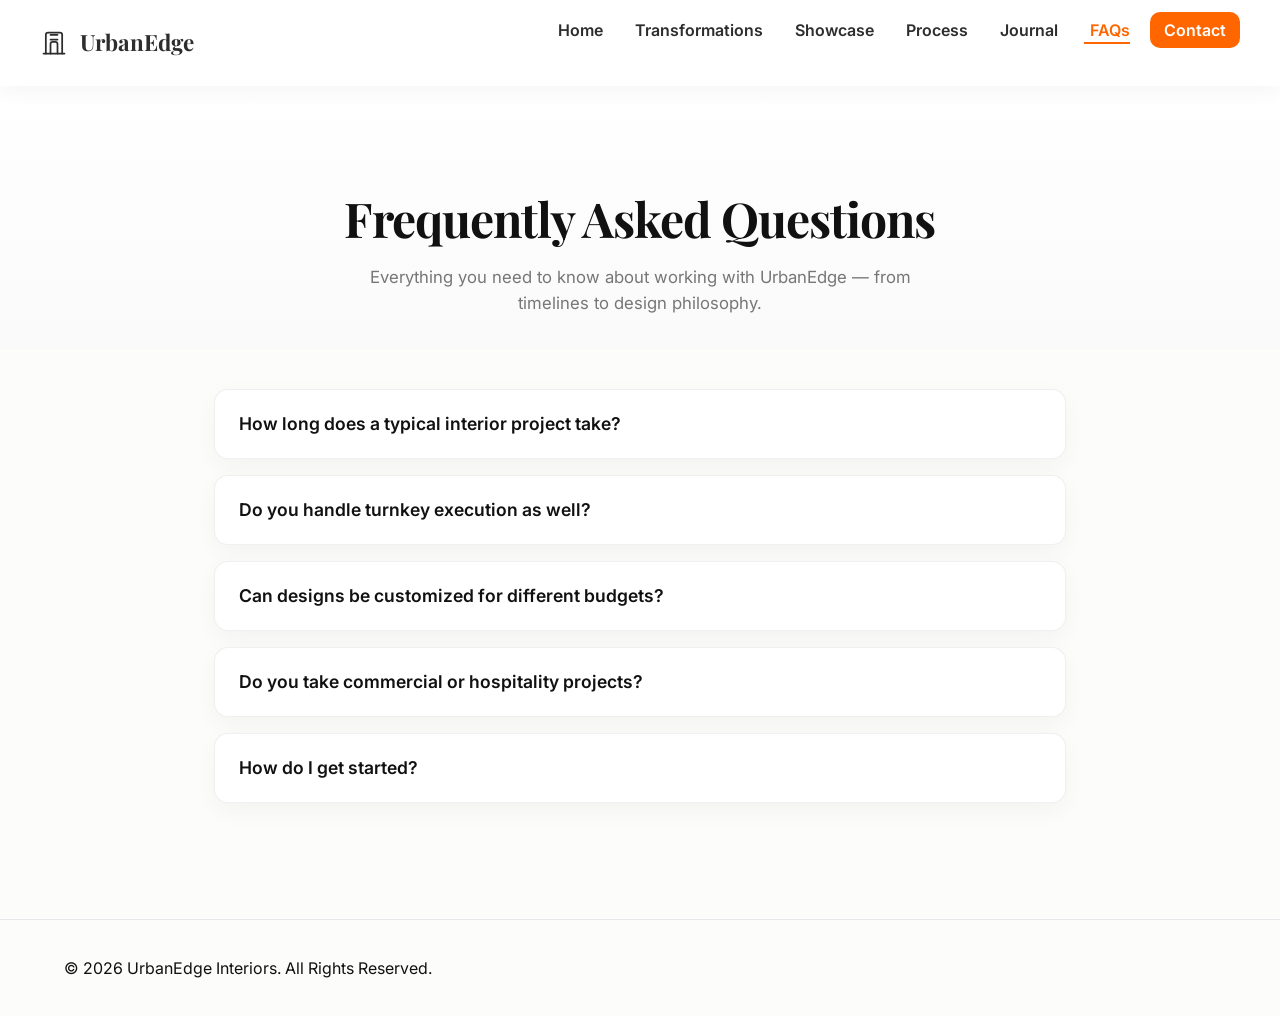
<file: faqs.html>
<!doctype html>
<html lang="en">
<head>
  <meta charset="utf-8" />
  <meta name="viewport" content="width=device-width,initial-scale=1" />
  <title>FAQs — UrbanEdge Interiors</title>

  <link rel="stylesheet" href="css/style.css" />
  <link rel="stylesheet" href="css/faqs.css" />

  <link href="https://fonts.googleapis.com/css2?family=Inter:wght@300;400;600;700&family=Playfair+Display:wght@600;700&display=swap" rel="stylesheet">
  <link rel="stylesheet" href="https://cdnjs.cloudflare.com/ajax/libs/font-awesome/6.5.0/css/all.min.css" />

  <meta name="description" content="Common questions about UrbanEdge Interiors design process, timelines, and services." />
</head>
<body>
  <!-- Header (global) -->
  <header class="site-header">
    <div class="container nav-inner">
      <a class="brand" href="index.html" aria-label="UrbanEdge home">
        <svg class="logo-svg" viewBox="0 0 24 24" fill="none" xmlns="http://www.w3.org/2000/svg" aria-hidden="true">
          <path d="M3 21h18" stroke="currentColor" stroke-width="1.5" stroke-linecap="round" stroke-linejoin="round"/>
          <path d="M5 21V5a2 2 0 0 1 2-2h10a2 2 0 0 1 2 2v16" stroke="currentColor" stroke-width="1.5" stroke-linecap="round" stroke-linejoin="round"/>
          <path d="M9 21v-8a2 2 0 0 1 2-2h2a2 2 0 0 1 2 2v8" stroke="currentColor" stroke-width="1.5" stroke-linecap="round" stroke-linejoin="round"/>
          <path d="M9 9h6" stroke="currentColor" stroke-width="1.5" stroke-linecap="round" stroke-linejoin="round"/>
          <path d="M9 5h6" stroke="currentColor" stroke-width="1.5" stroke-linecap="round" stroke-linejoin="round"/>
        </svg>
        <span class="brand-text">UrbanEdge</span>
      </a>

      <nav class="nav" aria-label="Primary navigation">
        <ul class="nav-list">
          <li><a href="index.html" class="nav-link">Home</a></li>
          <li><a href="transformation.html" class="nav-link">Transformations</a></li>
          <li><a href="showcase.html" class="nav-link">Showcase</a></li>
          <li><a href="process.html" class="nav-link">Process</a></li>
          <li><a href="journal.html" class="nav-link">Journal</a></li>
          <li><a href="faqs.html" class="nav-link active">FAQs</a></li>
          <li><a href="contact.html" class="nav-link cta">Contact</a></li>
        </ul>
      </nav>
    </div>
  </header>

  <!-- HERO -->
  <section class="faq-hero">
    <div class="container">
      <h1>Frequently Asked Questions</h1>
      <p>Everything you need to know about working with UrbanEdge — from timelines to design philosophy.</p>
    </div>
  </section>

  <!-- FAQ LIST -->
  <main class="faq-list container" id="faq-list" aria-live="polite">

    <article class="faq-item" data-id="faq-001">
      <button class="faq-question" aria-expanded="false">
        <span>How long does a typical interior project take?</span>
        <i class="fa-solid fa-chevron-down"></i>
      </button>
      <div class="faq-answer">
        <p>On average, residential projects take 10–16 weeks depending on the scope, materials, and customization. 
        Each UrbanEdge design is planned meticulously to maintain both speed and craftsmanship.</p>
      </div>
    </article>

    <article class="faq-item" data-id="faq-002">
      <button class="faq-question" aria-expanded="false">
        <span>Do you handle turnkey execution as well?</span>
        <i class="fa-solid fa-chevron-down"></i>
      </button>
      <div class="faq-answer">
        <p>Yes — from concept to handover. Our team manages design, fabrication, site coordination, and final styling to ensure a seamless delivery.</p>
      </div>
    </article>

    <article class="faq-item" data-id="faq-003">
      <button class="faq-question" aria-expanded="false">
        <span>Can designs be customized for different budgets?</span>
        <i class="fa-solid fa-chevron-down"></i>
      </button>
      <div class="faq-answer">
        <p>Absolutely. We offer tiered design solutions — Essentials, Premium, and Signature — so you can choose the scale and finish that fit your investment comfort.</p>
      </div>
    </article>

    <article class="faq-item" data-id="faq-004">
      <button class="faq-question" aria-expanded="false">
        <span>Do you take commercial or hospitality projects?</span>
        <i class="fa-solid fa-chevron-down"></i>
      </button>
      <div class="faq-answer">
        <p>Yes — UrbanEdge has dedicated teams for retail, office, and boutique hospitality interiors where brand storytelling is key.</p>
      </div>
    </article>

    <article class="faq-item" data-id="faq-005">
      <button class="faq-question" aria-expanded="false">
        <span>How do I get started?</span>
        <i class="fa-solid fa-chevron-down"></i>
      </button>
      <div class="faq-answer">
        <p>Click <a href="contact.html" class="link-orange">here</a> to book your consultation. We’ll begin with discovery discussions and site analysis before presenting initial concepts.</p>
      </div>
    </article>

  </main>

  <!-- Footer -->
  <footer class="site-footer glass-footer">
    <div class="footer-inner container">
      <p>© <span id="yr-full"></span> UrbanEdge Interiors. All Rights Reserved.</p>
    </div>
  </footer>

  <!-- Scripts -->
  <script src="js/main.js" defer></script>
  <script src="js/faqs.js" defer></script>
</body>
</html>
</file>
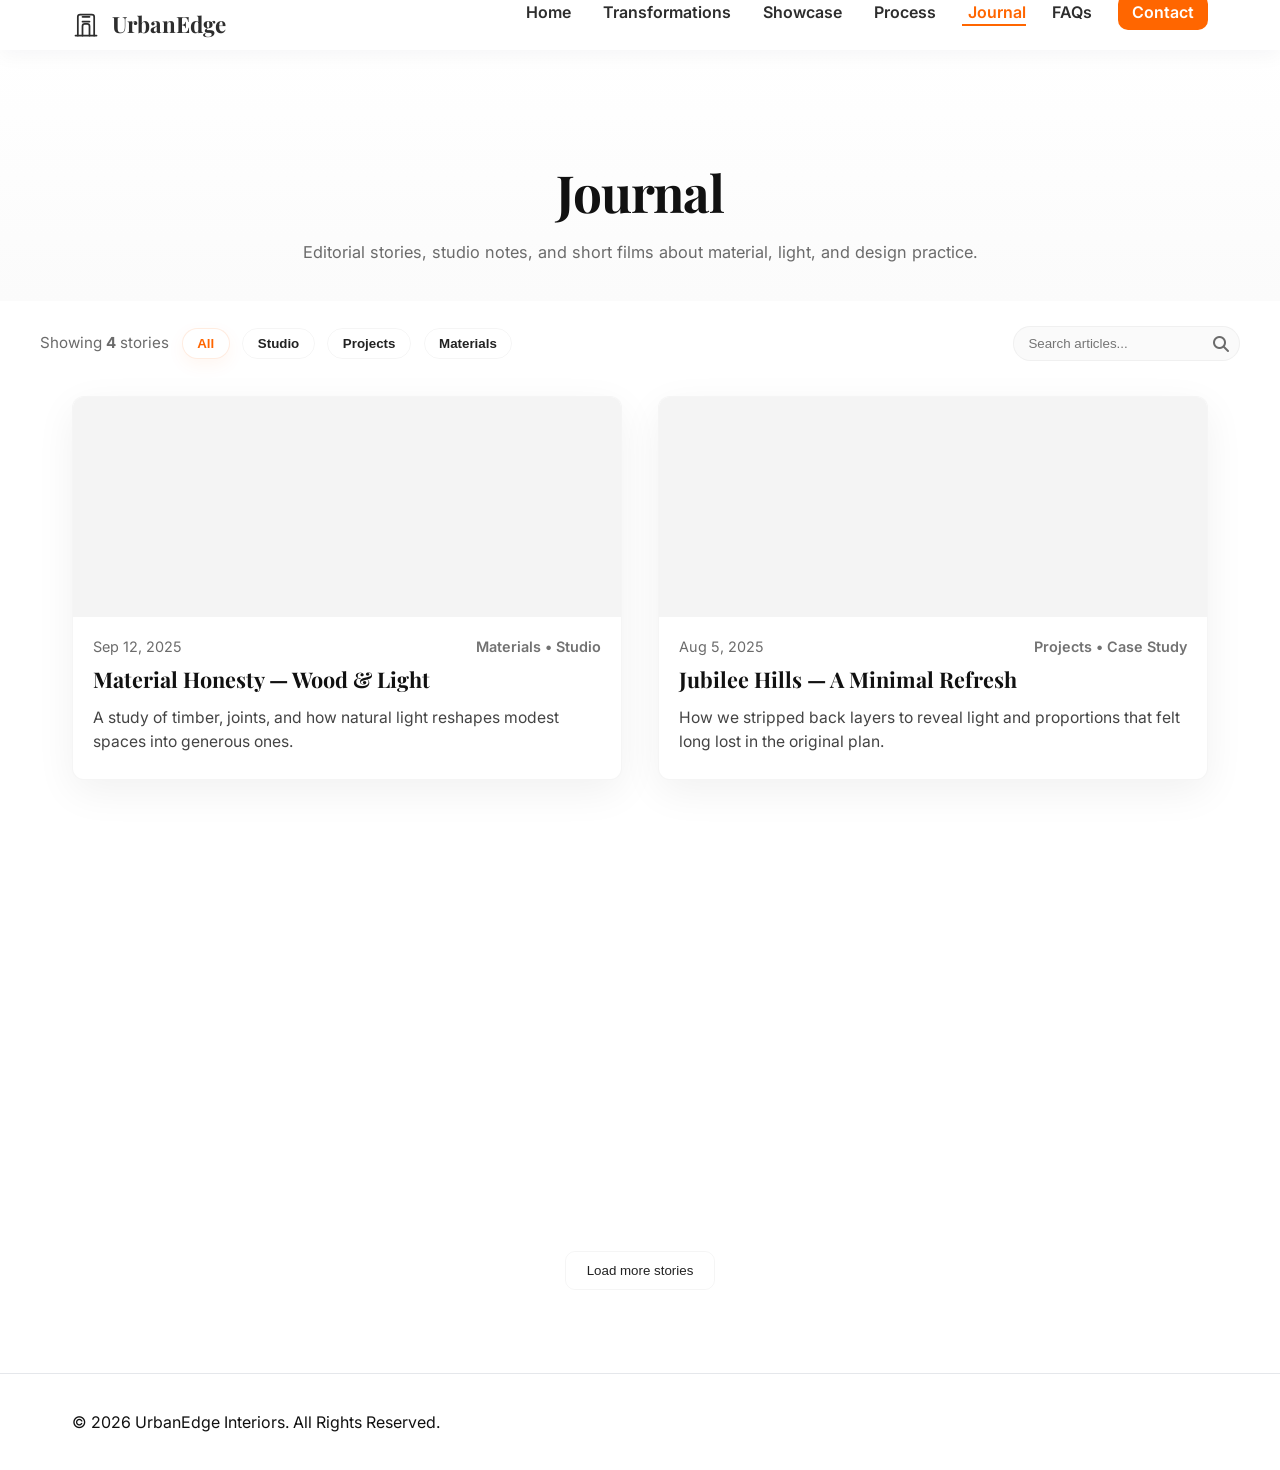
<file: journal.html>
<!doctype html>
<html lang="en">
<head>
  <meta charset="utf-8" />
  <meta name="viewport" content="width=device-width,initial-scale=1" />
  <title>Journal — UrbanEdge Interiors</title>

  <!-- Global + Page styles -->
  <link rel="stylesheet" href="css/style.css" />
  <link rel="stylesheet" href="css/journal.css" />

  <!-- Fonts & icons -->
  <link href="https://fonts.googleapis.com/css2?family=Inter:wght@300;400;600;700&family=Playfair+Display:wght@600;700&display=swap" rel="stylesheet">
  <link rel="stylesheet" href="https://cdnjs.cloudflare.com/ajax/libs/font-awesome/6.5.0/css/all.min.css">

  <meta name="description" content="UrbanEdge Journal — editorial stories, studio insights, and design thinking." />
</head>
<body>
  <!-- Header (global) -->
  <header class="site-header">
    <div class="container nav-inner">
      <a class="brand" href="index.html" aria-label="UrbanEdge home">
        <svg class="logo-svg" viewBox="0 0 24 24" fill="none" xmlns="http://www.w3.org/2000/svg" aria-hidden="true">
          <path d="M3 21h18" stroke="currentColor" stroke-width="1.5" stroke-linecap="round" stroke-linejoin="round"/>
          <path d="M5 21V5a2 2 0 0 1 2-2h10a2 2 0 0 1 2 2v16" stroke="currentColor" stroke-width="1.5" stroke-linecap="round" stroke-linejoin="round"/>
          <path d="M9 21v-8a2 2 0 0 1 2-2h2a2 2 0 0 1 2 2v8" stroke="currentColor" stroke-width="1.5" stroke-linecap="round" stroke-linejoin="round"/>
          <path d="M9 9h6" stroke="currentColor" stroke-width="1.5" stroke-linecap="round" stroke-linejoin="round"/>
          <path d="M9 5h6" stroke="currentColor" stroke-width="1.5" stroke-linecap="round" stroke-linejoin="round"/>
        </svg>
        <span class="brand-text">UrbanEdge</span>
      </a>

      <nav class="nav" aria-label="Primary navigation">
        <ul class="nav-list">
          <li><a href="index.html" class="nav-link">Home</a></li>
          <li><a href="transformation.html" class="nav-link">Transformations</a></li>
          <li><a href="showcase.html" class="nav-link">Showcase</a></li>
          <li><a href="process.html" class="nav-link">Process</a></li>
          <li><a href="journal.html" class="nav-link active">Journal</a></li>
          <li><a href="faqs.html" class="nav-link">FAQs</a></li>
          <li><a href="contact.html" class="nav-link cta">Contact</a></li>
        </ul>
      </nav>
    </div>
  </header>

  <!-- Page intro -->
  <main class="journal-page">
    <section class="journal-hero">
      <div class="container">
        <h1 class="journal-title">Journal</h1>
        <p class="journal-sub">Editorial stories, studio notes, and short films about material, light, and design practice.</p>
      </div>
    </section>

    <!-- Filters / meta row -->
    <section class="journal-controls container">
      <div class="controls-left">
        <span class="results">Showing <strong>4</strong> stories</span>
        <button class="filter-btn" id="filter-all" aria-pressed="true">All</button>
        <button class="filter-btn" data-filter="studio">Studio</button>
        <button class="filter-btn" data-filter="projects">Projects</button>
        <button class="filter-btn" data-filter="materials">Materials</button>
      </div>

      <div class="controls-right">
        <label class="search-wrap" for="journal-search">
          <input id="journal-search" class="journal-search" placeholder="Search articles..." type="search" />
          <i class="fa-solid fa-magnifying-glass"></i>
        </label>
      </div>
    </section>

    <!-- ARTICLE GRID -->
    <section class="journal-grid container" aria-live="polite">
      <!-- Each article is a data-driven card; replace data-* with Firestore later -->
      <article class="article-card fade-up" tabindex="0"
               data-id="art-001"
               data-title="Material Honesty — Wood & Light"
               data-excerpt="A study of timber, joints, and how natural light reshapes modest spaces into generous ones."
               data-date="2025-09-12"
               data-tags="Materials,Studio"
               data-src="https://images.unsplash.com/photo-1505691723518-36a1b04a0a97?q=80&w=1400&auto=format&fit=crop">
        <div class="card-media" aria-hidden="true"></div>
        <div class="card-body">
          <div class="card-meta">
            <time datetime="2025-09-12">Sep 12, 2025</time>
            <span class="card-tags">Materials • Studio</span>
          </div>
          <h2 class="card-title">Material Honesty — Wood & Light</h2>
          <p class="card-excerpt">A study of timber, joints, and how natural light reshapes modest spaces into generous ones.</p>
        </div>
      </article>

      <article class="article-card fade-up" tabindex="0"
               data-id="art-002"
               data-title="Jubilee Hills — A Minimal Refresh"
               data-excerpt="How we stripped back layers to reveal light and proportions that felt long lost in the original plan."
               data-date="2025-08-05"
               data-tags="Projects,Case Study"
               data-src="https://images.unsplash.com/photo-1497366754035-f200968a6e72?q=80&w=1400&auto=format&fit=crop">
        <div class="card-media" aria-hidden="true"></div>
        <div class="card-body">
          <div class="card-meta">
            <time datetime="2025-08-05">Aug 5, 2025</time>
            <span class="card-tags">Projects • Case Study</span>
          </div>
          <h2 class="card-title">Jubilee Hills — A Minimal Refresh</h2>
          <p class="card-excerpt">How we stripped back layers to reveal light and proportions that felt long lost in the original plan.</p>
        </div>
      </article>

      <article class="article-card fade-up" tabindex="0"
               data-id="art-003"
               data-title="Studio Precision — Monochrome Interiors"
               data-excerpt="On restraint, focusing on proportion and texture over ornament."
               data-date="2025-07-08"
               data-tags="Studio,Design"
               data-src="https://images.unsplash.com/photo-1505691938895-1758d7feb511?q=80&w=1400&auto=format&fit=crop">
        <div class="card-media" aria-hidden="true"></div>
        <div class="card-body">
          <div class="card-meta">
            <time datetime="2025-07-08">Jul 8, 2025</time>
            <span class="card-tags">Studio • Design</span>
          </div>
          <h2 class="card-title">Studio Precision — Monochrome Interiors</h2>
          <p class="card-excerpt">On restraint, focusing on proportion and texture over ornament.</p>
        </div>
      </article>

      <article class="article-card fade-up" tabindex="0"
               data-id="art-004"
               data-title="Lake House — Slow Living Materials"
               data-excerpt="Natural palettes and quiet systems that support slow domestic life."
               data-date="2025-06-20"
               data-tags="Projects,Materials"
               data-src="https://images.unsplash.com/photo-1497366811353-6870744d04b2?q=80&w=1400&auto=format&fit=crop">
        <div class="card-media" aria-hidden="true"></div>
        <div class="card-body">
          <div class="card-meta">
            <time datetime="2025-06-20">Jun 20, 2025</time>
            <span class="card-tags">Projects • Materials</span>
          </div>
          <h2 class="card-title">Lake House — Slow Living Materials</h2>
          <p class="card-excerpt">Natural palettes and quiet systems that support slow domestic life.</p>
        </div>
      </article>

    </section>

    <!-- Pagination / Load more (Firebase will handle cursor later) -->
    <section class="journal-pagination container">
      <button id="load-more" class="btn-secondary">Load more stories</button>
    </section>
  </main>

  <!-- Modal preview (full-screen overlay) -->
  <div id="journal-modal" class="journal-modal" aria-hidden="true" role="dialog" aria-modal="true" aria-labelledby="modal-title">
    <div class="journal-modal-backdrop" data-close="true"></div>
    <div class="journal-modal-inner">
      <button class="modal-close" aria-label="Close preview"><i class="fa-solid fa-xmark"></i></button>
      <div class="modal-media"></div>
      <div class="modal-content">
        <h2 id="modal-title"></h2>
        <p id="modal-excerpt"></p>
        <div class="modal-footer">
          <a id="read-full" class="btn-primary" href="#">Read full story</a>
        </div>
      </div>
    </div>
  </div>

  <!-- Footer (global) -->
  <footer class="site-footer glass-footer" role="contentinfo">
    <div class="footer-inner container">
      <p>© <span id="yr-full"></span> UrbanEdge Interiors. All Rights Reserved.</p>
    </div>
  </footer>

  <!-- Scripts -->
  <script src="js/main.js" defer></script>
  <script src="js/journal.js" defer></script>
</body>
</html>
</file>
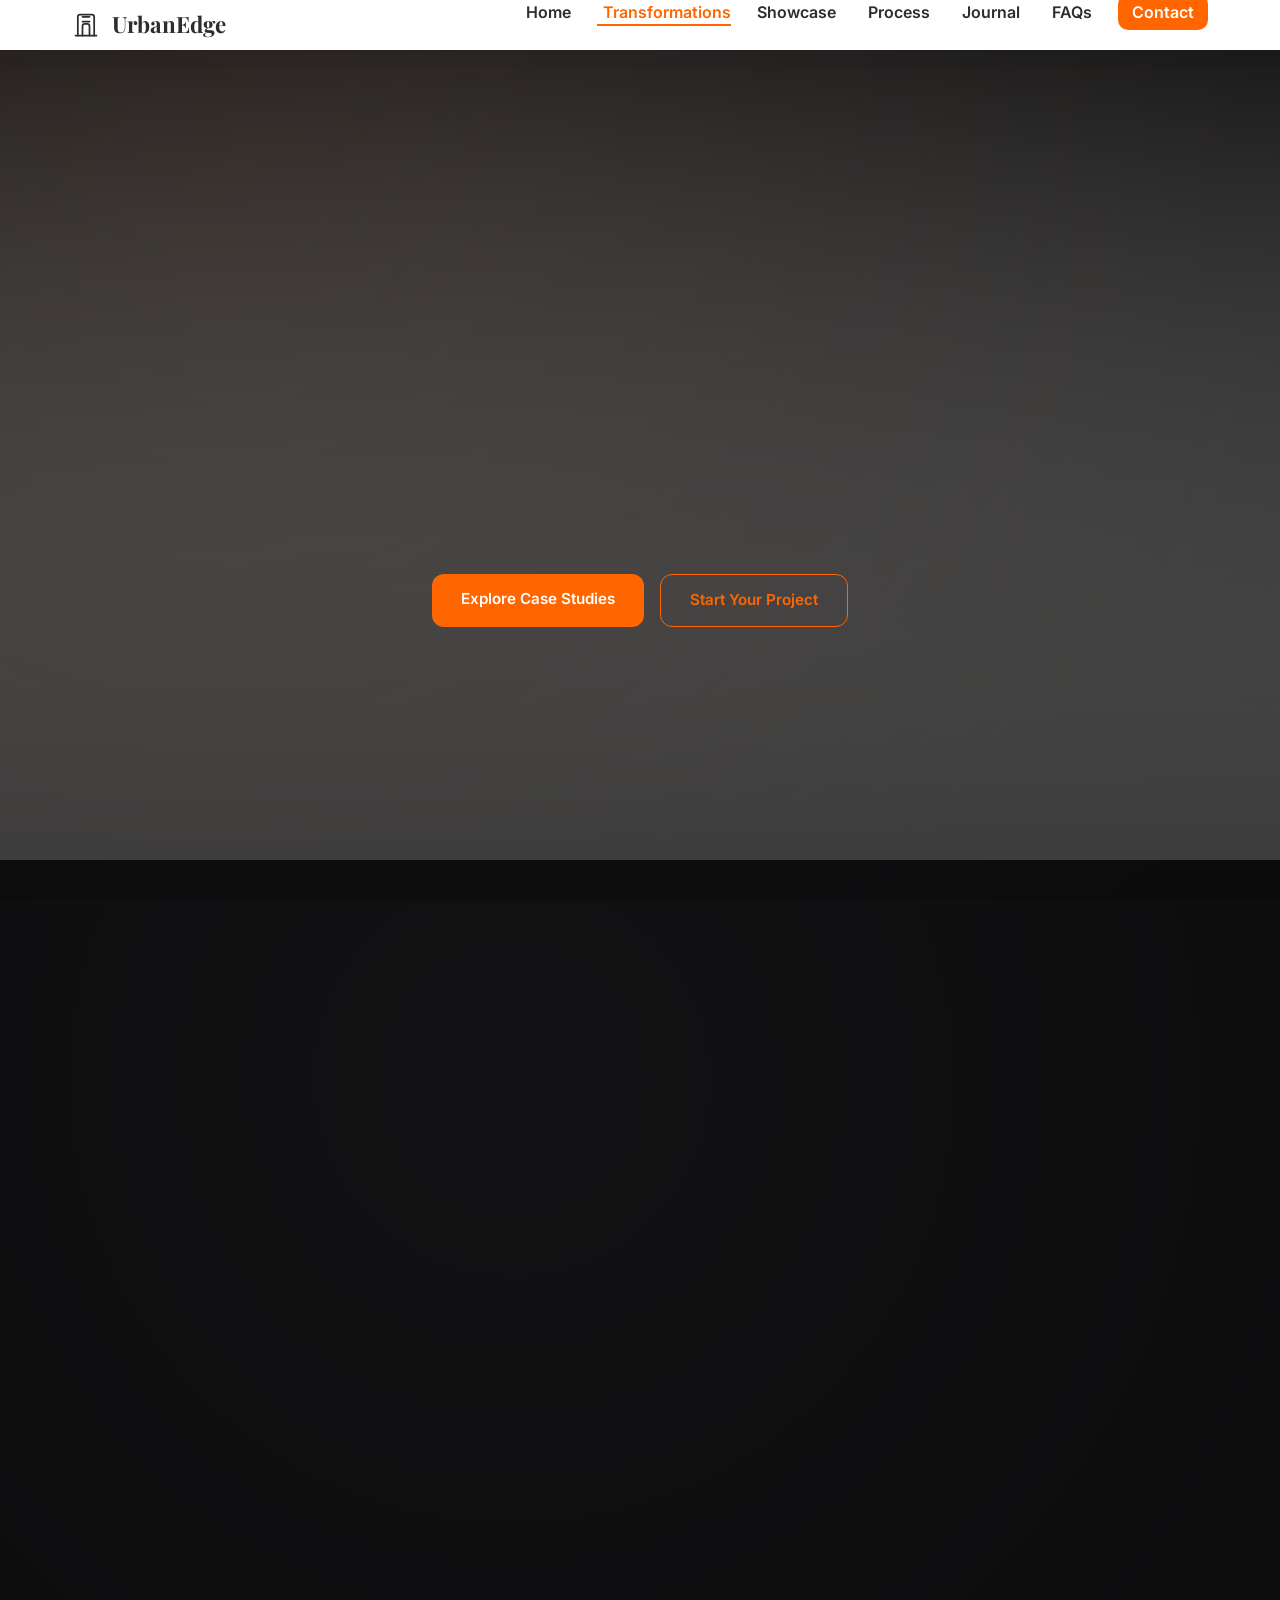
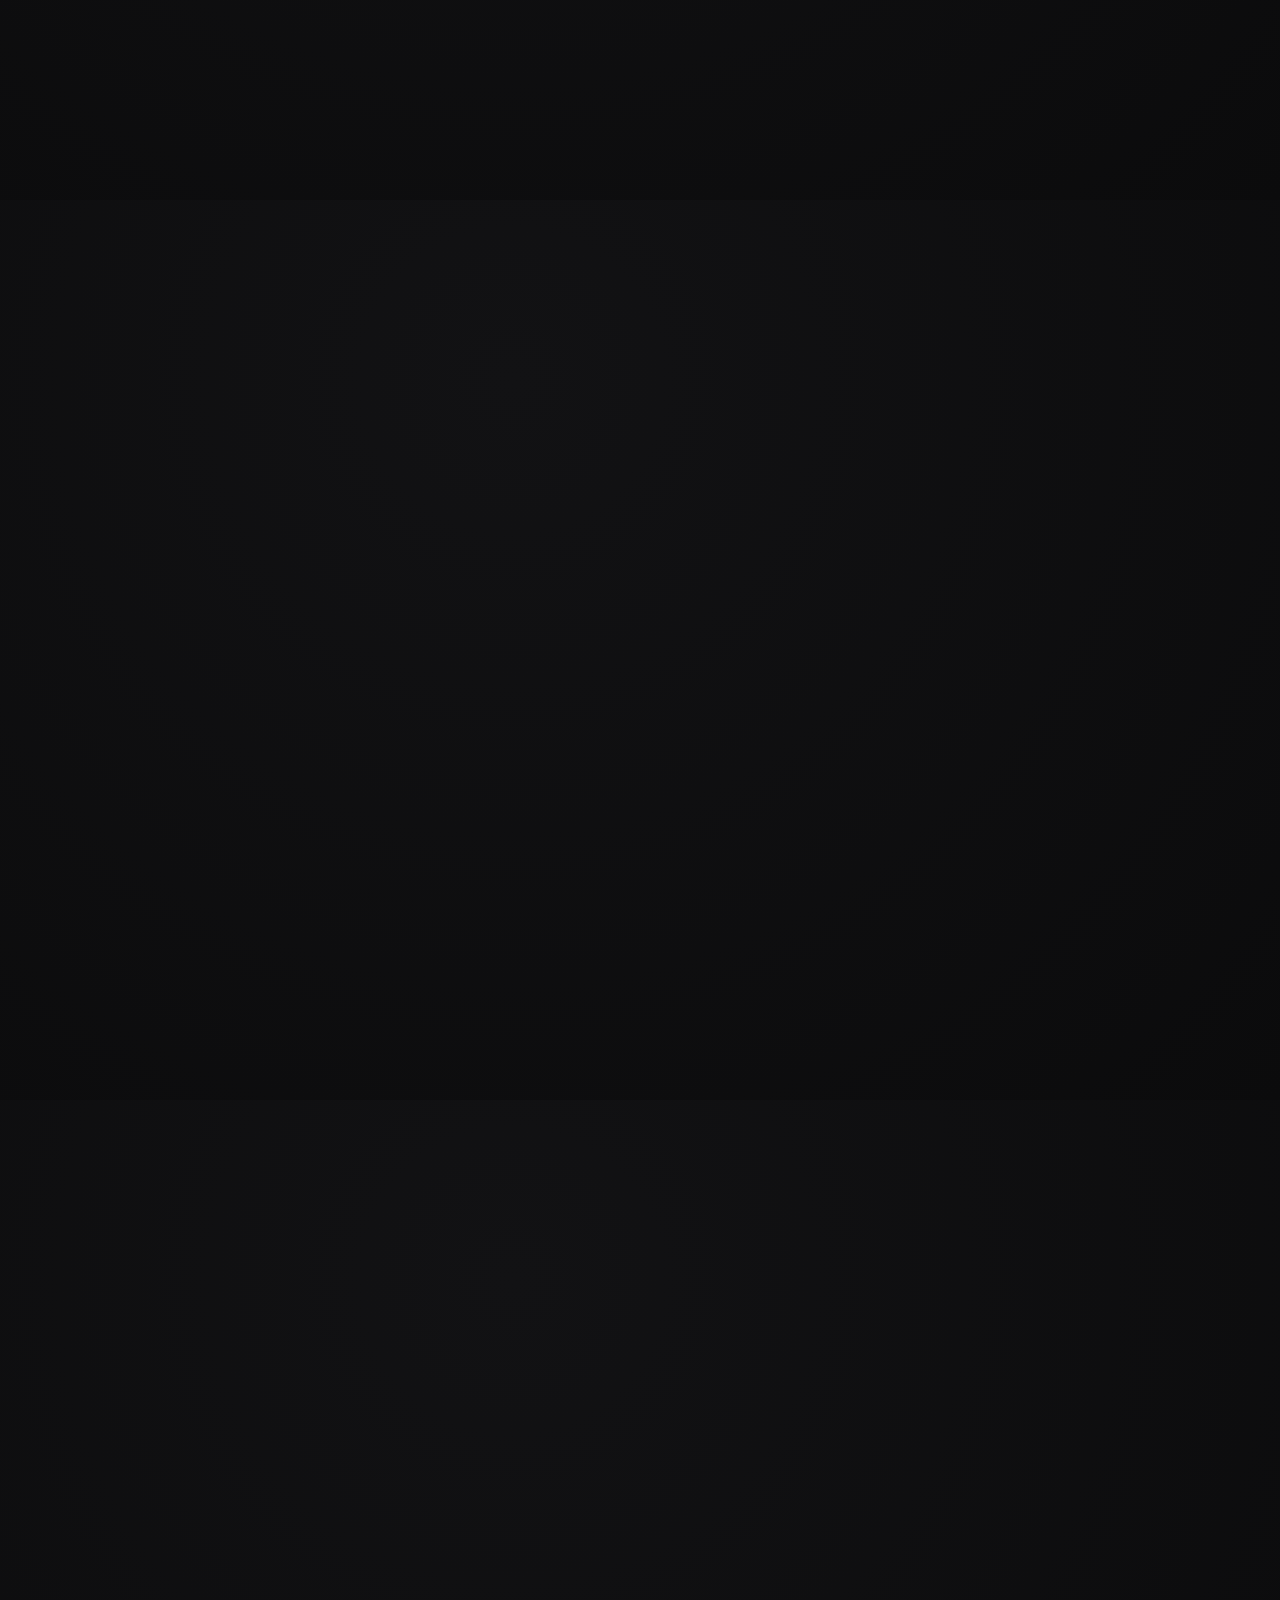
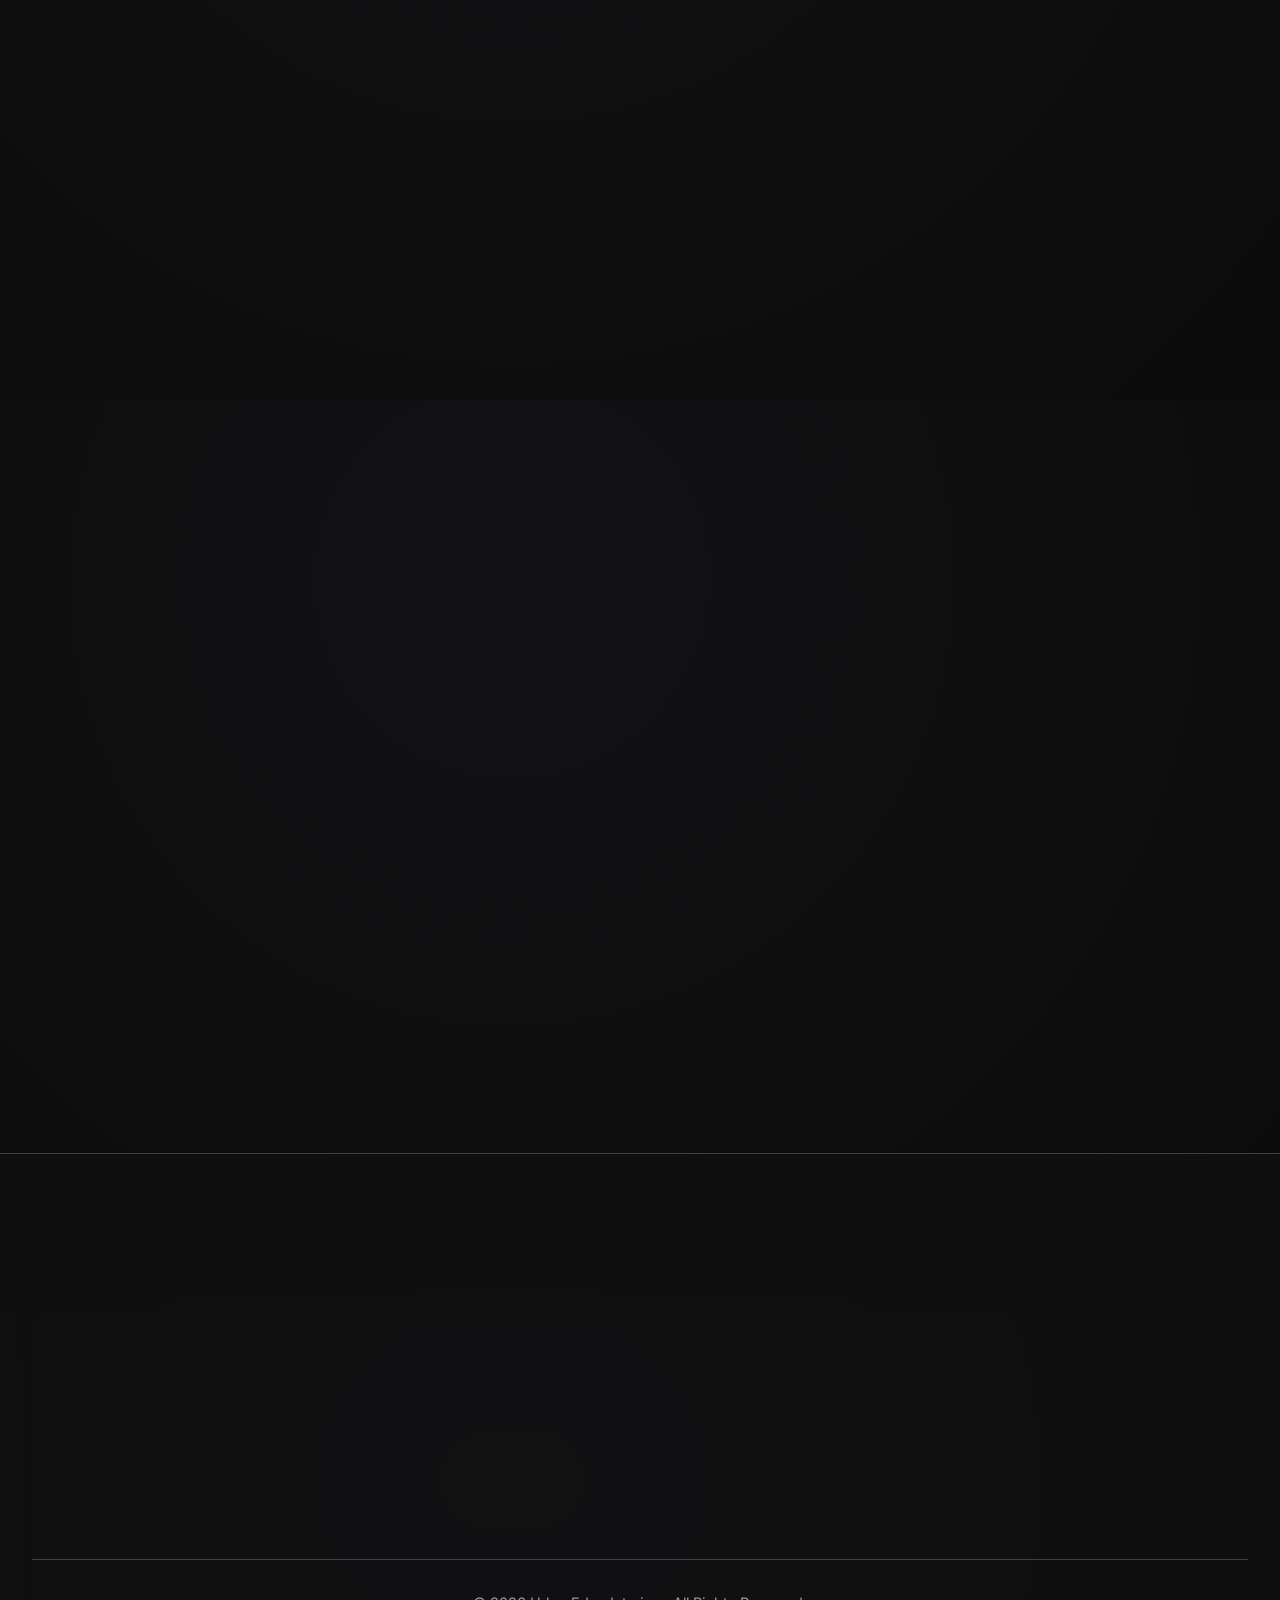
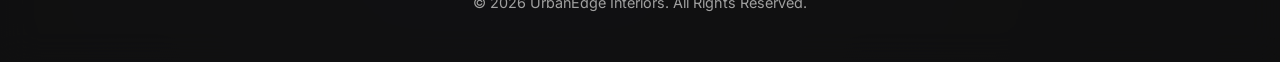
<file: transformation.html>
<!doctype html>
<html lang="en">
<head>
  <meta charset="utf-8" />
  <meta name="viewport" content="width=device-width,initial-scale=1" />
  <title>Transformations — UrbanEdge Interiors</title>

  <!-- Global styles -->
  <link rel="stylesheet" href="css/style.css" />
  <!-- Page styles (replaceable) -->
  <link rel="stylesheet" href="css/transformation.css" />
  <link rel="stylesheet" href="css/footer.css" />

  <!-- Fonts & icons -->
  <link href="https://fonts.googleapis.com/css2?family=Inter:wght@300;400;600;700&family=Playfair+Display:wght@600;700&display=swap" rel="stylesheet">
  <link rel="stylesheet" href="https://cdnjs.cloudflare.com/ajax/libs/font-awesome/6.5.0/css/all.min.css">

  <meta name="description" content="Transformations — before and afters of our most cinematic interior projects." />
</head>
<body class="theme-dark">
  <!-- Header (consistent) -->
  <header class="site-header" role="banner">
    <div class="container nav-inner">
      <a class="brand" href="index.html" aria-label="UrbanEdge Home">
        <svg class="logo-svg" viewBox="0 0 24 24" fill="none" xmlns="http://www.w3.org/2000/svg" aria-hidden="true">
          <path d="M3 21h18" stroke="currentColor" stroke-width="1.5" stroke-linecap="round" stroke-linejoin="round"/>
          <path d="M5 21V5a2 2 0 0 1 2-2h10a2 2 0 0 1 2 2v16" stroke="currentColor" stroke-width="1.5" stroke-linecap="round" stroke-linejoin="round"/>
          <path d="M9 21v-8a2 2 0 0 1 2-2h2a2 2 0 0 1 2 2v8" stroke="currentColor" stroke-width="1.5" stroke-linecap="round" stroke-linejoin="round"/>
          <path d="M9 9h6" stroke="currentColor" stroke-width="1.5" stroke-linecap="round" stroke-linejoin="round"/>
          <path d="M9 5h6" stroke="currentColor" stroke-width="1.5" stroke-linecap="round" stroke-linejoin="round"/>
        </svg>
        <span class="brand-text">UrbanEdge</span>
      </a>

      <nav class="nav" aria-label="Main navigation">
        <ul class="nav-list">
          <li><a href="index.html" class="nav-link">Home</a></li>
          <li><a href="transformation.html" class="nav-link active">Transformations</a></li>
          <li><a href="showcase.html" class="nav-link">Showcase</a></li>
          <li><a href="process.html" class="nav-link">Process</a></li>
          <li><a href="journal.html" class="nav-link">Journal</a></li>
          <li><a href="faqs.html" class="nav-link">FAQs</a></li>
          <li><a href="contact.html" class="nav-link cta">Contact</a></li>
        </ul>
      </nav>
    </div>
  </header>

  <!-- HERO — (Unchanged) -->
  <section class="hero dark-hero" id="transform-hero" aria-labelledby="transform-hero-title">
    <div class="hero-bg" data-src="https://images.unsplash.com/photo-1542314831-068cd1dbfeeb?q=80&w=2048&auto=format&fit=crop&ixlib=rb-4.0.3&s=placeholder-dark"></div>
    <div class="hero-overlay">
      <div class="hero-light"></div>
      <div class="hero-glow"></div>
    </div>
    <div class="hero-inner container">
      <h1 id="transform-hero-title" class="hero-title">Transformation — redefined.</h1>
      <p class="hero-sub">We reveal the structure beneath the surface. Every project is a study in light, texture and proportion.</p>
      <div class="hero-ctas">
        <a class="cta-btn" href="showcase.html">Explore Case Studies</a>
        <a class="cta-ghost" href="contact.html">Start Your Project</a>
      </div>
    </div>
  </section>

  <!-- NEW "EDITORIAL STORY" LAYOUT -->
  <main>
    <section class="transform-stories">
      <div class="container">

        <!-- Story 1 -->
        <article class="story-row fade-up" id="t-01">
          <div class="story-content">
            <span class="story-tags" data-key="t01-tags">Warm Neutrals • Minimal</span>
            <h2 class="story-title" data-key="t01-title">2BHK — Warm Minimal</h2>
            <p class="story-description" data-key="t01-desc">
              The original space felt enclosed and dated. Our solution focused on opening up the main living area, introducing a soft, warm palette to maximize natural light and create a seamless flow.
            </p>
          </div>
          <div class="story-slider">
            <div class="before-after" data-before="https://images.unsplash.com/photo-1499696709890-1a4f2f77b2f3?q=80&w=2000&auto=format&fit=crop&ixlib=rb-4.0.3&s=before1" data-after="https://images.unsplash.com/photo-1507089947368-19c1da9775ae?q=80&w=2000&auto=format&fit=crop&ixlib=rb-4.0.3&s=after1" role="group" aria-label="Before and after for 2BHK Warm Minimal">
              <div class="ba-image before" aria-hidden="true"></div>
              <div class="ba-image after" aria-hidden="true"></div>
              <div class="ba-handle" role="slider" aria-valuemin="0" aria-valuemax="100" aria-valuenow="50" tabindex="0" aria-label="Before after handle">
                <div class="handle-line"></div>
                <div class="handle-dot"></div>
              </div>
            </div>
          </div>
        </article>

        <!-- Story 2 (Reversed Layout) -->
        <article class="story-row is-reversed fade-up" id="t-02">
          <div class="story-content">
            <span class="story-tags" data-key="t02-tags">Contemporary • Luxe</span>
            <h2 class="story-title" data-key="t02-title">Penthouse Living</h2>
            <p class="story-description" data-key="t02-desc">
              For this penthouse, the view was everything. We re-oriented the entire floor plan to face the skyline, using rich materials and controlled daylight to create distinct, luxurious zones for living and entertaining.
            </p>
          </div>
          <div class="story-slider">
            <div class="before-after" data-before="https://images.unsplash.com/photo-1505691723518-36a1b04a0a97?q=80&w=2000&auto=format&fit=crop&ixlib=rb-4.0.3&s=before2" data-after="https://images.unsplash.com/photo-1505691723518-36a1b04a0a97?q=80&w=2000&auto=format&fit=crop&ixlib=rb-4.0.3&s=after2" role="group" aria-label="Before and after for Penthouse Living">
              <div class="ba-image before" aria-hidden="true"></div>
              <div class="ba-image after" aria-hidden="true"></div>
              <div class="ba-handle" role="slider" aria-valuemin="0" aria-valuemax="100" aria-valuenow="50" tabindex="0" aria-label="Before after handle">
                <div class="handle-line"></div>
                <div class="handle-dot"></div>
              </div>
            </div>
          </div>
        </article>

        <!-- Story 3 -->
        <article class="story-row fade-up" id="t-03">
          <div class="story-content">
            <span class="story-tags" data-key="t03-tags">Monochrome • Precision</span>
            <h2 class="story-title" data-key="t03-title">Studio Renovation</h2>
            <p class="story-description" data-key="t03-desc">
              A masterclass in efficiency. This small studio required tight planning and a disciplined monochrome palette. Sculptural elements and clever storage solutions make the space feel twice its size.
            </p>
          </div>
          <div class="story-slider">
            <div class="before-after" data-before="https://images.unsplash.com/photo-1523217582562-09d0def993a6?q=80&w=2000&auto=format&fit=crop&ixlib=rb-4.0.3&s=before3" data-after="https://images.unsplash.com/photo-1523217582562-09d0def993a6?q=80&w=2000&auto=format&fit=crop&ixlib=rb-4.0.3&s=after3" role="group" aria-label="Before and after for Studio Renovation">
              <div class="ba-image before" aria-hidden="true"></div>
              <div class="ba-image after" aria-hidden="true"></div>
              <div class="ba-handle" role="slider" aria-valuemin="0" aria-valuemax="100" aria-valuenow="50" tabindex="0" aria-label="Before after handle">
                <div class="handle-line"></div>
                <div class="handle-dot"></div>
              </div>
            </div>
          </div>
        </article>

        <!-- Story 4 (Reversed Layout) -->
        <article class="story-row is-reversed fade-up" id="t-04">
          <div class="story-content">
            <span class="story-tags" data-key="t04-tags">Corporate • Calm</span>
            <h2 class="story-title" data-key="t04-title">Office Reframe</h2>
            <p class="story-description" data-key="t04-desc">
              We transformed a chaotic office into a zone of focus. By introducing organized geometry, acoustic clarity, and better daylight control, we designed a workspace that promotes calm and productivity.
            </p>
          </div>
          <div class="story-slider">
            <div class="before-after" data-before="https://images.unsplash.com/photo-1505691723518-36a1b04a0a97?q=80&w=2000&auto=format&fit=crop&ixlib=rb-4.0.3&s=before4" data-after="https://images.unsplash.com/photo-1505691723518-36a1b04a0a97?q=80&w=2000&auto=format&fit=crop&ixlib=rb-4.0.3&s=after4" role="group" aria-label="Before and after for Office Reframe">
              <div class="ba-image before" aria-hidden="true"></div>
              <div class="ba-image after" aria-hidden="true"></div>
              <div class="ba-handle" role="slider" aria-valuemin="0" aria-valuemax="100" aria-valuenow="50" tabindex="0" aria-label="Before after handle">
                <div class="handle-line"></div>
                <div class="handle-dot"></div>
              </div>
            </div>
          </div>
        </article>

        <!-- Story 5 -->
        <article class="story-row fade-up" id="t-05">
          <div class="story-content">
            <span class="story-tags" data-key="t05-tags">Natural • Slow Living</span>
            <h2 class="story-title" data-key="t05-title">Lake House</h2>
            <p class="story-description" data-key="t05-desc">
              This project was about deference to nature. We used natural materials, framed long views, and designed quiet, unassuming moments, allowing the architecture to blend seamlessly with the landscape.
            </p>
          </div>
          <div class="story-slider">
            <div class="before-after" data-before="https://images.unsplash.com/photo-1505691723518-36a1b04a0a97?q=80&w=2000&auto=format&fit=crop&ixlib=rb-4.0.3&s=before5" data-after="https://images.unsplash.com/photo-1505691723518-36a1b04a0a97?q=80&w=2000&auto=format&fit=crop&ixlib=rb-4.0.3&s=after5" role="group" aria-label="Before and after for Lake House">
              <div class="ba-image before" aria-hidden="true"></div>
              <div class="ba-image after" aria-hidden="true"></div>
              <div class="ba-handle" role="slider" aria-valuemin="0" aria-valuemax="100" aria-valuenow="50" tabindex="0" aria-label="Before after handle">
                <div class="handle-line"></div>
                <div class="handle-dot"></div>
              </div>
            </div>
          </div>
        </article>

      </div>
    </section>

    <!-- Final CTA Section -->
    <section class="transforms-cta-section fade-up">
      <div class="container">
        <a class="cta-btn" href="contact.html">Let’s Create Yours</a>
      </div>
    </section>
  </main>

  <!-- FOOTER (Unchanged) -->
  <footer class="site-footer glass-footer" role="contentinfo">
    <div class="footer-inner container">
      <!-- Brand -->
      <div class="footer-brand fade-up">
        <svg class="logo-svg" viewBox="0 0 24 24" fill="none" xmlns="http://www.w3.org/2000/svg" aria-hidden="true">
          <path d="M3 21h18" stroke="currentColor" stroke-width="1.5" stroke-linecap="round" stroke-linejoin="round"/>
          <path d="M5 21V5a2 2 0 0 1 2-2h10a2 2 0 0 1 2 2v16" stroke="currentColor" stroke-width="1.5" stroke-linecap="round" stroke-linejoin="round"/>
          <path d="M9 21v-8a2 2 0 0 1 2-2h2a2 2 0 0 1 2 2v8" stroke="currentColor" stroke-width="1.5" stroke-linecap="round" stroke-linejoin="round"/>
          <path d="M9 9h6" stroke="currentColor" stroke-width="1.5" stroke-linecap="round" stroke-linejoin="round"/>
          <path d="M9 5h6" stroke="currentColor" stroke-width="1.5" stroke-linecap="round" stroke-linejoin="round"/>
        </svg>
        <span class="footer-logo-text">UrbanEdge Interiors</span>
        <p class="footer-tagline">Spaces that breathe. Designs that last.</p>
      </div>
      <!-- Quick Links -->
      <div class="footer-links fade-up">
        <h4>Explore</h4>
        <ul>
          <li><a href="index.html">Home</a></li>
          <li><a href="transformation.html">Transformations</a></li>
          <li><a href="showcase.html">Showcase</a></li>
          <li><a href="process.html">Process</a></li>
          <li><a href="journal.html">Journal</a></li>
          <li><a href="faqs.html">FAQs</a></li>
          <li><a href="contact.html">Contact</a></li>
        </ul>
      </div>
      <!-- Contact -->
      <div class="footer-contact fade-up">
        <h4>Connect</h4>
        <p>Email: <a href="mailto:hello@urbanedge.in">hello@urbanedge.in</a></p>
        <p>Phone: <a href="tel:+919999999999">+91 99999 99999</a></p>
        <div class="footer-social">
          <a href="https://instagram.com" target="_blank" aria-label="Instagram">
            <i class="fa-brands fa-instagram"></i>
          </a>
          <a href="https://linkedin.com" target="_blank" aria-label="LinkedIn">
            <i class="fa-brands fa-linkedin-in"></i>
          </a>
          <a href="mailto:hello@urbanedge.in" aria-label="Email">
            <i class="fa-regular fa-envelope"></i>
          </a>
        </div>
      </div>
    </div>
    <div class="footer-bottom">
      <p>© <span id="yr-full"></span> UrbanEdge Interiors. All Rights Reserved.</p>
    </div>
  </footer>

  <!-- Scripts -->
  <script src="js/main.js" defer></script>
  <script src="js/transformation.js" defer></script>
</body>
</html>
</file>
<file: css/style.css>
/* -----------------------------------------
   UrbanEdge — Global Styles (Phase 1 Base)
   ----------------------------------------- */

:root {
  --primary: #D95F43;
  --primary-hover: #C0533B;
  --accent: #ff6600;
  --bg-hero: #F4F4F4;
  --text-dark: #2D2D2D;
  --text-gray: #6B6B6B;
  --bg-base: #FFFFFF;
  --border: #E5E7EB;
  --container: 1200px;
}

/* Reset & Base */
* { box-sizing: border-box; margin: 0; padding: 0; }
html, body { height: 100%; scroll-behavior: smooth; }
body {
  font-family: Inter, system-ui, -apple-system, Segoe UI, Roboto, "Helvetica Neue", Arial;
  background: var(--bg-base);
  color: var(--text-dark);
  -webkit-font-smoothing: antialiased;
  line-height: 1.5;
}

/* Container */
.container {
  width: 100%;
  max-width: var(--container);
  margin: 0 auto;
  padding: 0 24px;
  box-sizing: border-box;
}

/* -----------------------------------------
   HEADER & NAVIGATION
   ----------------------------------------- */
.site-header {
  position: sticky;
  top: 0;
  background: var(--bg-base);
  z-index: 1000;
  box-shadow: 0 6px 20px rgba(15, 23, 42, 0.04);
}
.nav-inner {
  display: flex;
  align-items: center;
  justify-content: space-between;
  padding: 18px 0;
}
.brand {
  display: flex;
  align-items: center;
  gap: 12px;
  text-decoration: none;
  color: var(--text-dark);
}
.logo-svg {
  width: 28px;
  height: 28px;
  color: var(--text-dark);
}
.brand-text {
  font-family: "Playfair Display", serif;
  font-weight: 700;
  font-size: 1.4rem;
}
.nav-list {
  list-style: none;
  display: flex;
  gap: 20px;
}
.nav-link {
  color: var(--text-dark);
  text-decoration: none;
  font-weight: 600;
  padding: 8px 6px;
  border-radius: 6px;
  transition: color .18s, transform .12s;
}
.nav-link:hover { color: var(--accent); transform: translateY(-2px); }
.nav-link.active { color: var(--accent); font-weight: 600; }
.nav-link.active::after {
  content: "";
  display: block;
  height: 2px;
  width: 100%;
  background: var(--accent);
}
.nav-link.cta {
  background: var(--accent);
  color: #fff;
  padding: 8px 14px;
  border-radius: 10px;
}

/* -----------------------------------------
   HERO / GENERAL LAYOUT
   ----------------------------------------- */
.hero {
  min-height: 78vh;
  display: flex;
  align-items: center;
  justify-content: center;
  padding: 64px 0;
  background: linear-gradient(180deg, transparent 0%, rgba(244,244,244,0.6) 100%);
}
.hero-title {
  font-family: "Playfair Display", serif;
  font-size: 2.8rem;
  margin-bottom: 12px;
}
.hero-sub {
  color: var(--text-gray);
  max-width: 56ch;
  margin-bottom: 22px;
}

/* -----------------------------------------
   BUTTONS & LINKS
   ----------------------------------------- */
.btn {
  display: inline-block;
  border-radius: 10px;
  font-weight: 700;
  text-decoration: none;
  padding: 12px 20px;
  transition: all .18s;
}
.btn-primary {
  background: var(--accent);
  color: #fff;
}
.btn-primary:hover {
  background: #e65c00;
  box-shadow: 0 14px 36px rgba(255,102,0,0.16);
  transform: translateY(-4px);
}

/* -----------------------------------------
   PANEL TITLES / SECTIONS
   ----------------------------------------- */
.panel-title {
  font-family: "Playfair Display", serif;
  color: var(--primary);
  text-align: center;
  font-size: 1.4rem;
  margin-bottom: 8px;
}
.panel-lead {
  color: var(--text-gray);
  text-align: center;
  max-width: 780px;
  margin: 0 auto 18px;
}

/* -----------------------------------------
   FOOTER
   ----------------------------------------- */
.site-footer {
  padding: 36px 0;
  border-top: 1px solid var(--border);
  margin-top: 36px;
}
.footer-grid {
  display: flex;
  justify-content: space-between;
  gap: 18px;
}
.fineprint { text-align: center; color: var(--text-gray); margin-top: 18px; }

/* -----------------------------------------
   GLOBAL FADE-UP ANIMATIONS
   ----------------------------------------- */
.fade-up {
  opacity: 0;
  transform: translateY(40px);
  transition: opacity 1s cubic-bezier(.22,1,.36,1), transform 1s cubic-bezier(.22,1,.36,1);
}
.fade-up.visible { opacity: 1; transform: translateY(0); }

/* -----------------------------------------
   RESPONSIVE
   ----------------------------------------- */
@media (max-width: 700px) {
  .hero-title { font-size: 2rem; }
  .hero-sub { font-size: 1rem; }
  .footer-grid { flex-direction: column; text-align: center; }
}
</file>
<file: css/faqs.css>
/* ----------------------------------------------------------
   faqs.css — Apple-level FAQ design
   Full replacement file — paste into css/faqs.css
   ---------------------------------------------------------- */

:root {
  --brand-orange: #ff6600;
  --muted: #767676;
  --paper: #fcfcfb;
  --faq-bg: #ffffff;
  --faq-border: rgba(0,0,0,0.06);
  --radius: 14px;
  --shadow: 0 8px 24px rgba(0,0,0,0.04);
  --transition-fast: 180ms cubic-bezier(.25,.1,.25,1);
  --transition-smooth: 420ms cubic-bezier(.22,1,.36,1);
  --max-width: 900px;
}

/* Global baseline */
body {
  background: var(--paper);
  color: #111;
  font-family: "Inter", system-ui, -apple-system, "Segoe UI", Roboto, sans-serif;
  margin: 0;
  padding: 0;
}

/* ---------- HERO SECTION ---------- */
.faq-hero {
  padding: 6rem 0 2rem;
  text-align: center;
  background: linear-gradient(180deg, rgba(255,255,255,0.98) 0%, rgba(250,250,250,1) 100%);
}

.faq-hero h1 {
  font-family: "Playfair Display", serif;
  font-weight: 700;
  font-size: clamp(2rem, 4.8vw, 3rem);
  margin-bottom: 0.6rem;
  color: #111;
  letter-spacing: -0.02em;
}

.faq-hero p {
  margin: 0 auto;
  max-width: 560px;
  color: var(--muted);
  font-size: 1.05rem;
  line-height: 1.6;
}

/* ---------- FAQ LIST ---------- */
.faq-list {
  max-width: var(--max-width);
  margin: 0 auto;
  padding: 2.5rem 1.5rem 5rem;
  display: flex;
  flex-direction: column;
  gap: 1rem;
}

/* Each item */
.faq-item {
  background: var(--faq-bg);
  border: 1px solid var(--faq-border);
  border-radius: var(--radius);
  box-shadow: var(--shadow);
  overflow: hidden;
  transition: background var(--transition-smooth), box-shadow var(--transition-smooth);
}
.faq-item.open {
  background: #fff9f6;
  box-shadow: 0 10px 40px rgba(255,102,0,0.08);
  border-color: rgba(255,102,0,0.2);
}

/* Question button */
.faq-question {
  all: unset;
  display: flex;
  justify-content: space-between;
  align-items: center;
  width: 100%;
  cursor: pointer;
  font-weight: 600;
  padding: 1.3rem 1.5rem;
  font-size: 1.1rem;
  line-height: 1.5;
  color: #111;
  transition: color var(--transition-fast), background var(--transition-fast);
}
.faq-question:hover {
  background: rgba(255,102,0,0.04);
}
.faq-question i {
  transition: transform var(--transition-smooth);
  color: var(--brand-orange);
  flex-shrink: 0;
}
.faq-item.open .faq-question i {
  transform: rotate(180deg);
}

/* Answer */
.faq-answer {
  max-height: 0;
  overflow: hidden;
  transition: max-height 500ms cubic-bezier(.22,1,.36,1), opacity 420ms ease;
  opacity: 0;
  padding: 0 1.5rem;
}
.faq-item.open .faq-answer {
  opacity: 1;
  padding: 0 1.5rem 1.2rem;
  max-height: 500px;
}
.faq-answer p {
  color: #333;
  line-height: 1.65;
  margin: 0;
  font-size: 1rem;
}
.faq-answer a.link-orange {
  color: var(--brand-orange);
  text-decoration: none;
  font-weight: 600;
  border-bottom: 1px solid rgba(255,102,0,0.4);
  transition: border-color 0.3s;
}
.faq-answer a.link-orange:hover {
  border-color: rgba(255,102,0,0.8);
}

/* ---------- TRANSITIONS ---------- */
@media (prefers-reduced-motion: no-preference) {
  .faq-item {
    transition: transform 420ms cubic-bezier(.22,1,.36,1), box-shadow 420ms cubic-bezier(.22,1,.36,1);
  }
  .faq-item.open {
    transform: translateY(-2px);
  }
}

/* ---------- RESPONSIVE ---------- */
@media (max-width: 600px) {
  .faq-question {
    font-size: 1.02rem;
    padding: 1.1rem 1rem;
  }
  .faq-answer {
    padding: 0 1rem;
  }
  .faq-hero {
    padding: 5rem 1rem 2rem;
  }
}

/* ---------- ACCESSIBILITY ---------- */
.faq-question:focus-visible {
  outline: 2px solid rgba(255,102,0,0.4);
  outline-offset: 4px;
  border-radius: 8px;
}
</file>
<file: css/journal.css>
/* ----------------------------------------------------------
   journal.css — UrbanEdge Journal (Apple Newsroom inspired)
   Full replacement for /css/journal.css
   ---------------------------------------------------------- */

/* ---------- ROOT & TYPOGRAPHY ---------- */
:root{
  --brand-orange: #ff6600;
  --muted: #6b6b6b;
  --card-bg: #ffffff;
  --card-border: rgba(15,15,15,0.04);
  --glass: rgba(255,255,255,0.85);
  --shadow-strong: 0 12px 40px rgba(16,16,16,0.06);
  --radius: 12px;
  --max-width: 1200px;
}

*{box-sizing:border-box}
html,body{height:100%}
body {
  margin: 0;
  font-family: "Inter", system-ui, -apple-system, "Segoe UI", Roboto, "Helvetica Neue", Arial;
  color: #111;
  background: #fff;
  -webkit-font-smoothing:antialiased;
  -moz-osx-font-smoothing:grayscale;
}

/* page container consistent with site */
.container {
  width: 100%;
  max-width: var(--max-width);
  margin: 0 auto;
  padding: 0 2rem;
}

/* small utility */
.center { text-align:center; }

/* ---------- HERO / INTRO ---------- */
.journal-hero {
  padding: 6.5rem 0 2.25rem;
  text-align: center;
  background: linear-gradient(180deg, #ffffff 0%, #fbfbfb 100%);
}

.journal-title {
  font-family: "Playfair Display", serif;
  font-weight: 700;
  font-size: clamp(2.2rem, 6vw, 3.2rem);
  margin: 0 0 0.6rem;
  color: #111;
  letter-spacing: -0.02em;
}

.journal-sub {
  color: var(--muted);
  margin: 0;
  font-size: 1.02rem;
}

/* ---------- CONTROLS ROW ---------- */
.journal-controls {
  display:flex;
  align-items:center;
  justify-content:space-between;
  gap:1rem;
  padding: 1.6rem 0 2.2rem;
}

.controls-left { display:flex; gap:0.8rem; align-items:center; flex-wrap:wrap; }
.results { color:var(--muted); font-size:.95rem; }
.filter-btn {
  border: 1px solid var(--card-border);
  background: transparent;
  padding: .45rem .9rem;
  border-radius: 999px;
  font-weight:600;
  color:#222;
  cursor:pointer;
  transition: all .22s ease;
}
.filter-btn[aria-pressed="true"],
.filter-btn.active {
  background: linear-gradient(90deg, #fff, #fff);
  border-color: rgba(255,102,0,0.12);
  color: var(--brand-orange);
  box-shadow: 0 6px 18px rgba(255,102,0,0.06);
}

.controls-right { display:flex; align-items:center; gap:.75rem; }
.search-wrap {
  position:relative;
  display:inline-flex;
  align-items:center;
}
.journal-search {
  padding: .55rem 2.6rem .55rem .9rem;
  border-radius: 999px;
  border: 1px solid var(--card-border);
  background: #fafafa;
  outline: none;
  min-width: 220px;
}
.search-wrap .fa-magnifying-glass {
  position:absolute;
  right: .7rem;
  color: var(--muted);
}

/* ---------- GRID: ARTICLES ---------- */
.journal-grid {
  display:grid;
  grid-template-columns: repeat(2, 1fr);
  gap: 2.2rem;
  padding-bottom: 2.4rem;
}

/* mobile -> single column */
@media (max-width: 880px) {
  .journal-grid { grid-template-columns: 1fr; gap: 1.4rem; }
  .journal-controls { flex-direction: column; align-items:flex-start; gap: .8rem; }
}

/* ---------- ARTICLE CARD ---------- */
.article-card {
  background: var(--card-bg);
  border-radius: var(--radius);
  overflow: hidden;
  display:flex;
  flex-direction:column;
  box-shadow: var(--shadow-strong);
  border: 1px solid var(--card-border);
  cursor: pointer;
  transition: transform .28s cubic-bezier(.22,1,.36,1), box-shadow .28s ease;
  outline: none;
  min-height: 280px;
}

/* card hover/focus motion */
.article-card:focus,
.article-card:hover {
  transform: translateY(-6px);
  box-shadow: 0 20px 50px rgba(16,16,16,0.08);
}

/* media area (image) */
.card-media {
  height: 220px;
  background-size: cover;
  background-position: center;
  flex-shrink: 0;
  transition: transform .6s cubic-bezier(.2,.9,.3,1);
}

/* small devices reduce media height */
@media (max-width:600px){
  .card-media { height:180px; }
}

/* body */
.card-body {
  padding: 1.2rem 1.25rem 1.5rem;
  display:flex;
  flex-direction:column;
  gap:.65rem;
  flex:1;
}

.card-meta {
  display:flex;
  align-items:center;
  justify-content:space-between;
  color:var(--muted);
  font-size:.9rem;
}
.card-tags { color:var(--muted); font-weight:600; opacity:0.95; }

.card-title {
  font-family: "Playfair Display", serif;
  margin: 0;
  font-size: clamp(1.15rem, 2.2vw, 1.35rem);
  line-height:1.08;
  color:#111;
}

.card-excerpt {
  margin:0;
  color:#444;
  font-size:.98rem;
  line-height:1.55;
  margin-top: .25rem;
  flex:1;
}

/* ---------- FADE-UP helper (scroll reveal) ---------- */
.fade-up { opacity:0; transform: translateY(28px); transition: all .9s cubic-bezier(.22,1,.36,1); }
.fade-up.visible { opacity:1; transform: translateY(0); }

/* ---------- PAGINATION / LOAD MORE ---------- */
.journal-pagination { padding: 2.4rem 0; text-align:center; }
.btn-secondary {
  background: transparent;
  border: 1px solid var(--card-border);
  color: #222;
  padding: 0.7rem 1.3rem;
  border-radius: 10px;
  cursor:pointer;
}

/* ---------- MODAL PREVIEW (full-screen overlay) ---------- */
.journal-modal {
  position: fixed;
  inset: 0;
  display: none; /* toggled via js */
  align-items: center;
  justify-content: center;
  z-index: 9999;
  overflow: auto;
}
.journal-modal.active { display:flex; }

.journal-modal-backdrop {
  position: absolute;
  inset: 0;
  background: rgba(8,8,10,0.6);
  backdrop-filter: blur(6px);
}

.journal-modal-inner {
  position: relative;
  width: min(1100px, 96%);
  max-height: 88vh;
  display:grid;
  grid-template-columns: 1fr 420px;
  gap: 1.2rem;
  z-index: 10;
  align-items: stretch;
  background: linear-gradient(180deg, rgba(255,255,255,0.98), rgba(250,250,250,0.98));
  border-radius: 14px;
  overflow: hidden;
  box-shadow: 0 40px 80px rgba(8,8,10,0.45);
}

/* responsive modal stack */
@media (max-width:980px){
  .journal-modal-inner { grid-template-columns: 1fr; max-height: 92vh; }
}

.modal-close {
  position:absolute;
  top: 14px;
  right: 14px;
  z-index:20;
  border: none;
  background: rgba(255,255,255,0.9);
  width:36px; height:36px; border-radius:50%;
  cursor:pointer;
  display:flex; align-items:center; justify-content:center;
  box-shadow: 0 6px 18px rgba(0,0,0,0.08);
}
.modal-media {
  background-size: cover;
  background-position: center;
  min-height: 320px;
}
.modal-content {
  padding: 2.2rem;
  overflow: auto;
}
#modal-title { margin:0 0 .6rem; font-family: "Playfair Display", serif; font-size:1.6rem; }
#modal-excerpt { color:#444; line-height:1.6; margin:0 0 1.4rem; }

/* modal footer */
.modal-footer { display:flex; gap:.8rem; align-items:center; justify-content:flex-start; }
.btn-primary {
  display:inline-block;
  padding:.9rem 1.2rem;
  background: linear-gradient(90deg, var(--brand-orange), #ff7c2a);
  color:#fff;
  border-radius:10px;
  text-decoration:none;
  font-weight:700;
}

/* ---------- SMALL UI: states & focus ---------- */
.article-card:focus { box-shadow: 0 24px 60px rgba(16,16,16,0.12); transform: translateY(-6px); outline: none; border-color: rgba(255,102,0,0.08); }
.filter-btn:focus, .btn-secondary:focus, .btn-primary:focus, .filter-btn:active { outline: none; box-shadow: 0 6px 20px rgba(16,16,16,0.06); }

/* ---------- IMAGE LAZY LOADING FALLBACK ---------- */
/* If JS hasn't set background yet show neutral placeholder */
.card-media { background-color: #f4f4f4; display:block; }

/* ---------- SMALL PRINT / FOOTER ALIGNMENT ---------- */
.site-footer { margin-top: 2.8rem; }

/* ---------- UTILITIES ---------- */
.hidden { display:none !important; visibility:hidden !important; }

/* ----------------------------------------------------------
   END journal.css
   ---------------------------------------------------------- */
</file>
<file: css/transformation.css>
/* ----------------------------------------------------------
   transformation.css — NEW Editorial Story Layout
   ---------------------------------------------------------- */

/* ---------- GLOBAL BASE (Unchanged) ---------- */
body {
  background: radial-gradient(circle at 40% 20%, #121214, #0b0b0c);
  color: #f4f4f4;
  font-family: "Inter", sans-serif;
  overflow-x: hidden;
  scroll-behavior: smooth;
}

.container {
  max-width: 1200px;
  margin: 0 auto;
  padding: 0 2rem;
}

/* ---------- HERO (Unchanged) ---------- */
.dark-hero {
  position: relative;
  height: 90vh; /* Reduced from 100vh to show scroll hint */
  min-height: 600px;
  overflow: hidden;
  color: #fff;
  display: flex;
  align-items: center;
  justify-content: center;
  text-align: center;
}

.hero-bg {
  position: absolute;
  top: 0;
  left: 0;
  width: 100%;
  height: 100%;
  background-size: cover;
  background-position: center;
  transform: scale(1.1);
  filter: brightness(0.5) contrast(1.2);
  transition: transform 1.2s cubic-bezier(.22,1,.36,1);
}

.dark-hero.visible .hero-bg {
  transform: scale(1);
}

.hero-overlay {
  position: absolute;
  inset: 0;
  pointer-events: none;
  overflow: hidden;
}

.hero-light {
  position: absolute;
  top: -30%;
  left: -30%;
  width: 160%;
  height: 160%;
  background: radial-gradient(circle at 30% 30%, rgba(255,165,90,0.25), transparent 70%);
  filter: blur(90px);
  opacity: 0.3;
  animation: moveLight 12s ease-in-out infinite alternate;
}

@keyframes moveLight {
  0% { transform: translate(0,0); opacity: .2; }
  100% { transform: translate(5%, -5%); opacity: .4; }
}

.hero-glow {
  position: absolute;
  inset: 0;
  background: linear-gradient(to bottom, rgba(255,255,255,0.05), rgba(0,0,0,0.6));
}

.hero-inner {
  position: relative;
  z-index: 2;
  max-width: 780px;
  padding: 0 2rem;
}

.hero-title {
  font-family: "Playfair Display", serif;
  font-size: clamp(2.5rem, 5vw, 4rem);
  font-weight: 700;
  margin-bottom: 1rem;
  letter-spacing: -0.02em;
  opacity: 0;
  transform: translateY(20px);
  transition: all 1.2s cubic-bezier(.22,1,.36,1);
}

.dark-hero.visible .hero-title {
  opacity: 1;
  transform: translateY(0);
}

.hero-sub {
  font-size: clamp(1rem, 1.2vw, 1.1rem);
  color: #b0b0b0;
  margin-bottom: 2.2rem;
  opacity: 0;
  transform: translateY(20px);
  transition: all 1.2s cubic-bezier(.22,1,.36,1) .15s;
}

.dark-hero.visible .hero-sub {
  opacity: 1;
  transform: translateY(0);
}

.hero-ctas {
  display: flex;
  gap: 1rem;
  justify-content: center;
}

.cta-btn, .cta-ghost {
  display: inline-block;
  border-radius: 12px;
  padding: 0.9rem 1.8rem;
  font-weight: 600;
  text-decoration: none;
  font-size: 0.95rem;
  transition: all .3s ease;
}

.cta-btn {
  background: #ff6600;
  color: #fff;
}
.cta-btn:hover { background: #ff7c1a; transform: translateY(-2px); }

.cta-ghost {
  border: 1px solid #ff6600;
  color: #ff6600;
}
.cta-ghost:hover {
  background: #ff6600;
  color: #fff;
  transform: translateY(-2px);
}


/* ---------- NEW EDITORIAL STORY LAYOUT ---------- */
.transform-stories {
  padding: 8rem 0 6rem;
}

.story-row {
  display: grid;
  grid-template-columns: 40% 1fr; /* 40% for text, rest for slider */
  gap: 3.5rem;
  align-items: center;
  margin-bottom: 8rem;
}

/* Reversed layout modifier */
.story-row.is-reversed {
  grid-template-columns: 1fr 40%;
}

.story-row.is-reversed .story-content {
  order: 2;
}
.story-row.is-reversed .story-slider {
  order: 1;
}

/* Story text content */
.story-content {
  color: #b0b0b0;
}

.story-tags {
  display: block;
  font-size: 0.95rem;
  font-weight: 600;
  color: #ff6600;
  margin-bottom: 0.75rem;
}

.story-title {
  font-family: "Playfair Display", serif;
  font-size: clamp(1.8rem, 3vw, 2.5rem);
  font-weight: 700;
  color: #f4f4f4;
  margin-bottom: 1.25rem;
}

.story-description {
  font-size: 1.05rem;
  line-height: 1.6;
}

/* Story slider component */
.story-slider {
  border-radius: 24px;
  overflow: hidden;
  box-shadow: 0 20px 60px rgba(0,0,0,0.4);
}


/* ---------- DRAMATIC SLIDE-IN ANIMATION ---------- */

/*
  The global `main.js` adds the `.visible` class to `.fade-up`
  We use this to trigger animations on the children.
*/

.story-row .story-content {
  opacity: 0;
  transform: translateX(-40px);
  transition: all 1s cubic-bezier(.22,1,.36,1) .1s;
}

.story-row .story-slider {
  opacity: 0;
  transform: translateX(40px);
  transition: all 1s cubic-bezier(.22,1,.36,1);
}

/* Reversed layout animations */
.story-row.is-reversed .story-content {
  transform: translateX(40px);
}

.story-row.is-reversed .story-slider {
  transform: translateX(-40px);
}

/* State when visible */
.story-row.fade-up.visible .story-content,
.story-row.fade-up.visible .story-slider {
  opacity: 1;
  transform: translateX(0);
}


/* ---------- BEFORE/AFTER SLIDER (Unchanged) ---------- */
.before-after {
  position: relative;
  width: 100%;
  /* Height is now fluid, based on aspect ratio */
  aspect-ratio: 4 / 3; 
  overflow: hidden;
}

.ba-image {
  position: absolute;
  top: 0; left: 0;
  width: 100%; height: 100%;
  background-size: cover;
  background-position: center;
}

.ba-image.before { filter: brightness(0.7); z-index: 1; }
.ba-image.after  { z-index: 2; clip-path: inset(0 50% 0 0); }

.ba-handle {
  position: absolute;
  top: 0;
  left: 50%;
  width: 2px;
  height: 100%;
  background: rgba(255,255,255,0.3);
  cursor: ew-resize;
  z-index: 5;
  transition: background .2s ease;
}
.ba-handle:hover { background: rgba(255,255,255,0.5); }

.handle-line {
  position: absolute;
  top: 0; bottom: 0; left: 50%;
  width: 2px;
  background: linear-gradient(to bottom, rgba(255,102,0,0.9), rgba(255,102,0,0.1));
  transform: translateX(-50%);
}

.handle-dot {
  position: absolute;
  top: 50%;
  left: 50%;
  width: 22px;
  height: 22px;
  border-radius: 50%;
  background: #ff6600;
  border: 3px solid rgba(255,255,255,0.8);
  transform: translate(-50%, -50%);
  box-shadow: 0 0 20px rgba(255,102,0,0.6);
}

/* Removed ba-caption as text is now in .story-content */


/* ---------- FINAL CTA (Unchanged) ---------- */
.transforms-cta-section {
  text-align: center;
  padding: 4rem 0 8rem;
}
.transforms-cta-section .cta-btn {
  background: #ff6600;
  color: #fff;
  padding: 1rem 2rem;
  border-radius: 14px;
  font-weight: 600;
  transition: all .3s ease;
}
.transforms-cta-section .cta-btn:hover {
  background: #ff7c1a;
  transform: translateY(-3px);
}


/* ---------- RESPONSIVE ---------- */
@media (max-width: 900px) {
  .story-row,
  .story-row.is-reversed {
    grid-template-columns: 1fr; /* Stack into a single column */
    gap: 2rem;
  }

  .story-row.is-reversed .story-content {
    order: 1; /* Reset order for mobile */
  }
  .story-row.is-reversed .story-slider {
    order: 2; /* Reset order for mobile */
  }

  .story-title {
    font-size: 1.8rem;
  }

  /* On mobile, all animations just fade up */
  .story-row .story-content,
  .story-row .story-slider,
  .story-row.is-reversed .story-content,
  .story-row.is-reversed .story-slider {
    transform: translateY(30px);
  }
}

@media (max-width: 600px) {
  .dark-hero { height: 90vh; }
  .hero-title { font-size: 2rem; }
  .hero-sub { font-size: .95rem; }
  
  .transform-stories {
    padding: 4rem 0 2rem;
  }
  .story-row {
    margin-bottom: 4rem;
  }

  .handle-dot { width: 18px; height: 18px; }
}
</file>
<file: css/footer.css>
/* ----------------------------------------------------------
   footer.css — Glass Footer for UrbanEdge
   (This is YOUR original, high-quality file, with all
   animations and .glass-footer class intact)
   ---------------------------------------------------------- */

.glass-footer {
  position: relative;
  background: rgba(255, 255, 255, 0.65);
  backdrop-filter: blur(16px) saturate(180%);
  -webkit-backdrop-filter: blur(16px) saturate(180%);
  border-top: 1px solid rgba(255, 255, 255, 0.4);
  color: #111; /* Default dark text for light pages */
  padding: 5rem 2rem 3rem;
  overflow: hidden;
  transition: background 0.5s ease;
  /* margin-top: 6rem; (This is already in style.css) */
  z-index: 10;
}

.footer-inner {
  display: grid;
  grid-template-columns: repeat(auto-fit, minmax(260px, 1fr));
  gap: 3rem;
  align-items: start;
  max-width: 1200px;
  margin: 0 auto;
}

.footer-brand {
  text-align: left;
}

.footer-logo-text {
  display: block;
  font-family: "Playfair Display", serif;
  font-size: 1.5rem;
  font-weight: 700;
  margin-top: 0.5rem;
  color: #111; /* Default dark */
}

/* This style was missing, let's add it */
.footer-brand .logo-svg {
  color: #111; /* Default dark */
  width: 28px;
  height: 28px;
}

.footer-tagline {
  font-family: "Inter", sans-serif;
  font-size: 0.95rem;
  color: #444; /* Default dark */
  margin-top: 0.4rem;
}

.footer-links h4,
.footer-contact h4 {
  font-family: "Inter", sans-serif;
  font-size: 1.1rem;
  font-weight: 700;
  margin-bottom: 1rem;
  color: #111; /* Default dark */
}

.footer-links ul {
  list-style: none;
  padding: 0;
}

.footer-links li {
  margin-bottom: 0.6rem;
}

/* Your original, high-quality link animation */
.footer-links a {
  font-family: "Inter", sans-serif;
  text-decoration: none;
  color: #333; /* Default dark */
  position: relative;
  transition: color 0.3s ease;
}

.footer-links a::after {
  content: "";
  position: absolute;
  left: 0;
  bottom: -2px;
  width: 100%;
  height: 1px;
  background: #ff6600;
  transform: scaleX(0);
  transform-origin: left;
  transition: transform 0.4s cubic-bezier(.22,1,.36,1);
}

.footer-links a:hover {
  color: #ff6600;
}

.footer-links a:hover::after {
  transform: scaleX(1);
}

/* Contact */
.footer-contact p {
  font-family: "Inter", sans-serif;
  font-size: 0.95rem;
  color: #333; /* Default dark */
  margin-bottom: 0.8rem;
}

.footer-contact a {
  color: #111; /* Default dark */
  text-decoration: none;
  transition: color 0.3s ease;
}

.footer-contact a:hover {
  color: #ff6600;
}

/* Your original, high-quality social icon animation */
.footer-social {
  display: flex;
  gap: 1rem;
  margin-top: 1rem;
}

.footer-social a {
  background: rgba(255, 255, 255, 0.4);
  backdrop-filter: blur(12px);
  -webkit-backdrop-filter: blur(12px);
  border-radius: 50%;
  width: 40px;
  height: 40px;
  display: inline-flex;
  align-items: center;
  justify-content: center;
  color: #ff6600;
  font-size: 1.1rem;
  transition: transform 0.3s ease, box-shadow 0.3s ease;
}

.footer-social a:hover {
  transform: translateY(-3px);
  box-shadow: 0 8px 16px rgba(255, 102, 0, 0.2);
}

/* Bottom Line */
.footer-bottom {
  border-top: 1px solid rgba(0,0,0,0.08); /* Default dark border */
  margin-top: 3rem;
  padding-top: 2rem;
  text-align: center;
  font-family: "Inter", sans-serif;
  font-size: 0.9rem;
  color: #666; /* Default dark */
}

/* Your original responsive rules */
@media (max-width: 700px) {
  .footer-inner {
    grid-template-columns: 1fr;
    text-align: center;
  }

  .footer-social {
    justify-content: center;
  }
}

/*
 =============================================================
   NEW PROFESSIONAL-GRADE THEME FIX (USING .theme-dark)
   This block overrides the colors ONLY when the footer
   is on a page with <body class="theme-dark">
 =============================================================
*/
.theme-dark .glass-footer {
  color: #e0e0e0; /* Light grey base text */
  border-top-color: rgba(255, 255, 255, 0.2); /* Light border */
  background: rgba(18, 18, 18, 0.65); /* Dark glass background */
}

.theme-dark .footer-logo-text,
.theme-dark .footer-brand .logo-svg,
.theme-dark .footer-links h4,
.theme-dark .footer-contact h4 {
  color: #ffffff; /* Pure white titles */
}

.theme-dark .footer-tagline,
.theme-dark .footer-links a,
.theme-dark .footer-contact p {
  color: #c0c0c0; /* Light grey for links and p tags */
}

.theme-dark .footer-contact a {
  color: #ffffff; /* Make email/phone links pure white */
}

.theme-dark .footer-links a:hover,
.theme-dark .footer-contact a:hover {
  color: #ff6600; /* Hover color remains your accent */
}

.theme-dark .footer-bottom {
  border-top-color: rgba(255, 255, 255, 0.2); /* Light border */
  color: #a0a0a0; /* Muted light grey */
}
</file>
